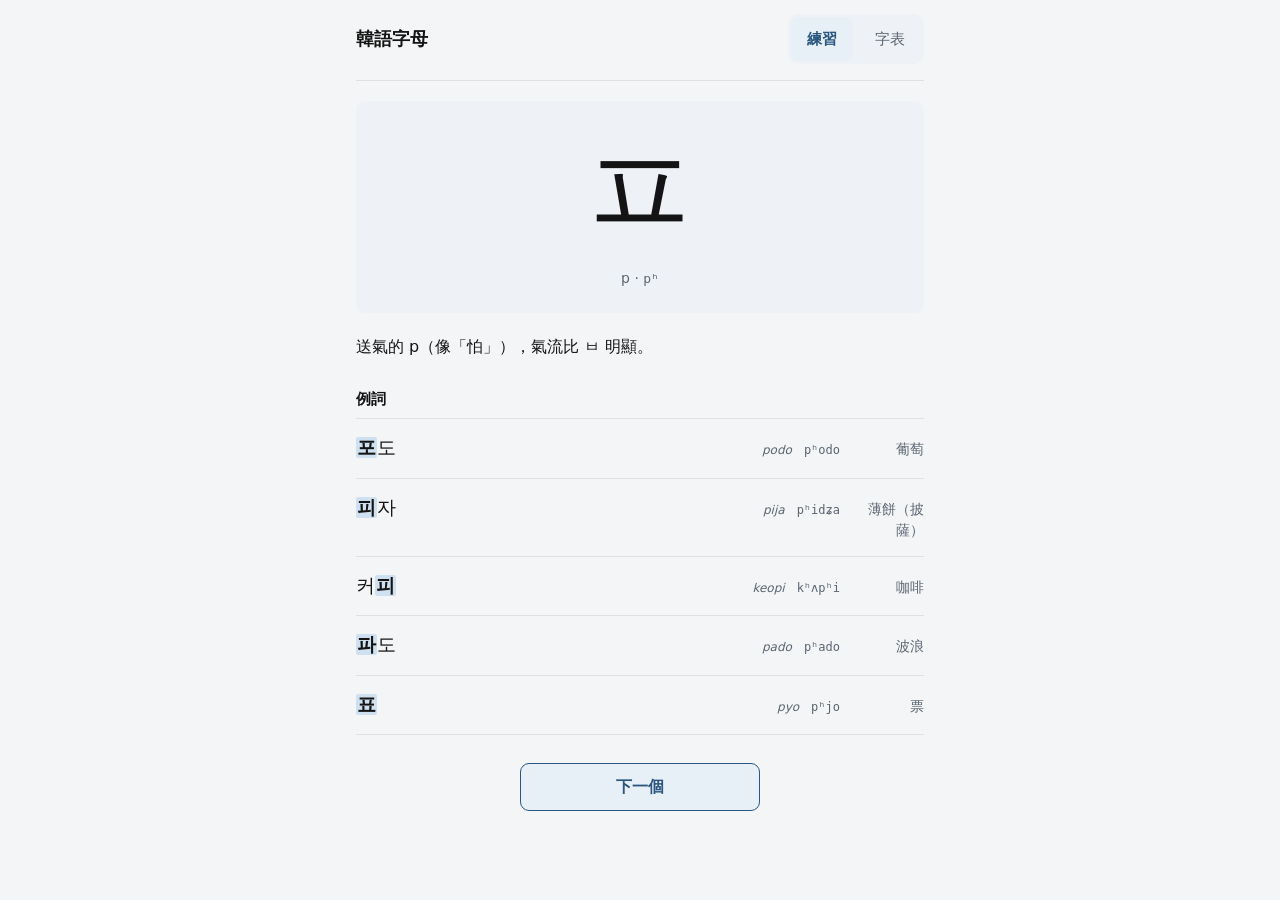
<file: index.html>
<!DOCTYPE html>
<html lang="zh-Hant">
  <head>
    <meta charset="utf-8" />
    <meta name="viewport" content="width=device-width, initial-scale=1" />
    <title>韓語字母 · 練習</title>
    <link rel="stylesheet" href="assets/css/styles.css" />
  </head>
  <body>
    <div class="site-wrap">
      <header class="site-header">
        <h1 class="site-title">韓語字母</h1>
        <nav class="site-nav" aria-label="主要導覽">
          <a class="nav-link is-current" href="./" aria-current="page">練習</a>
          <a class="nav-link" href="table/">字表</a>
        </nav>
      </header>

      <main aria-live="polite">
        <div class="letter-well">
          <p class="char-main" id="char-main" lang="ko">ㄱ</p>
          <p class="char-meta" id="char-meta" hidden></p>
        </div>
        <p class="summary-zh" id="summary-zh"></p>
        <section class="vocab-block">
          <h2 class="vocab-heading">例詞</h2>
          <ul class="vocab-list" id="vocab-list"></ul>
        </section>
        <div class="btn-row">
          <button type="button" class="btn-next" id="btn-next">下一個</button>
        </div>
      </main>
    </div>
    <script type="module" src="assets/js/practice.js"></script>
  </body>
</html>
</file>
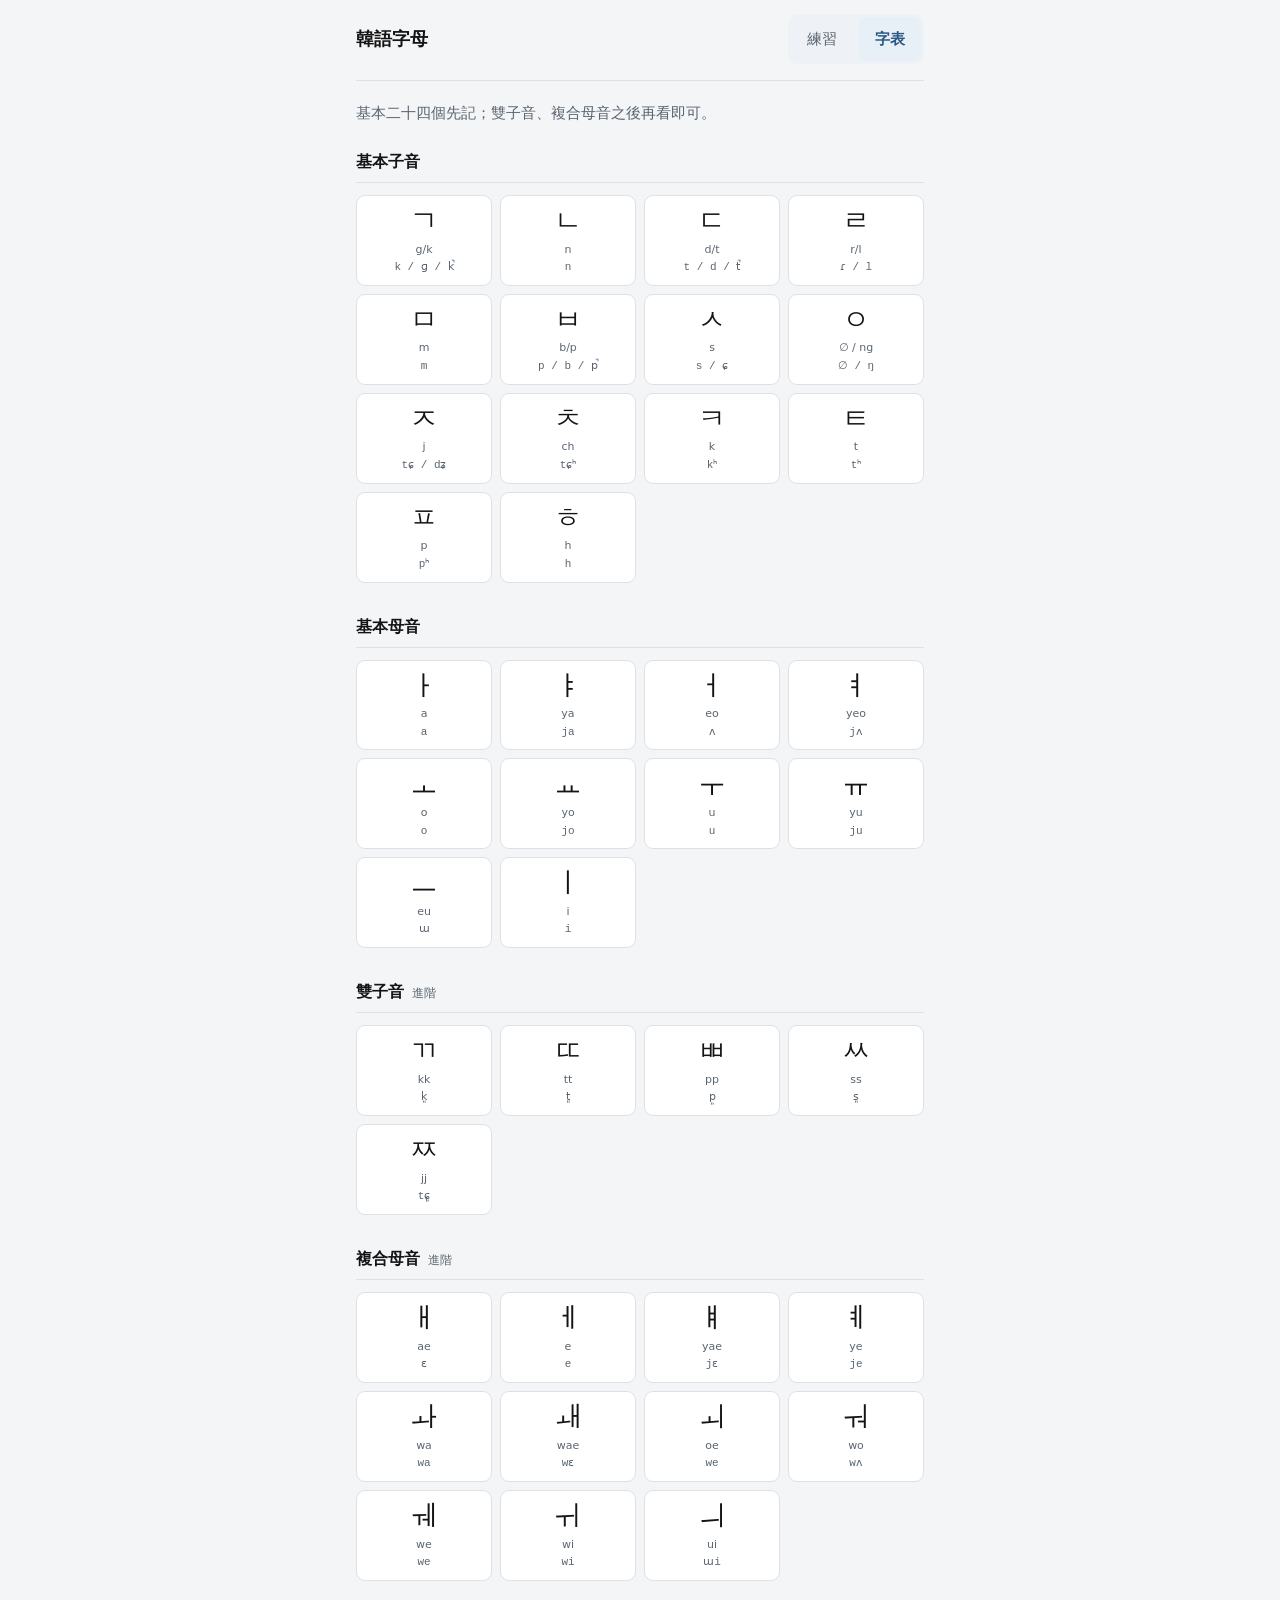
<file: table/index.html>
<!DOCTYPE html>
<html lang="zh-Hant">
  <head>
    <meta charset="utf-8" />
    <meta name="viewport" content="width=device-width, initial-scale=1" />
    <title>韓語字母 · 字表</title>
    <link rel="stylesheet" href="../assets/css/styles.css" />
  </head>
  <body>
    <div class="site-wrap">
      <header class="site-header">
        <h1 class="site-title">韓語字母</h1>
        <nav class="site-nav" aria-label="主要導覽">
          <a class="nav-link" href="../">練習</a>
          <a class="nav-link is-current" href="../table/" aria-current="page"
            >字表</a
          >
        </nav>
      </header>

      <main>
        <p class="table-intro">
          基本二十四個先記；雙子音、複合母音之後再看即可。
        </p>
        <div id="table-sections"></div>
      </main>
    </div>
    <script type="module" src="../assets/js/table.js"></script>
  </body>
</html>
</file>
<file: assets/css/styles.css>
/* Direction D+ · 清墨教材 */
:root {
  --page: #f4f5f7;
  --well: #eef1f5;
  --surface: #ffffff;
  --ink: #141414;
  --secondary: #5a6570;
  --line: #dde1e6;
  --accent: #2a5680;
  --accent-soft: #e8f0f7;
  --highlight-bg: #cfe0f0;
  --font-ui: "PingFang TC", "Noto Sans TC", "Microsoft JhengHei", system-ui,
    sans-serif;
  --font-kr: "Apple SD Gothic Neo", "Noto Sans KR", "Malgun Gothic", sans-serif;
  --font-mono: "SF Mono", "Menlo", "Consolas", ui-monospace, monospace;
  --max-width: 600px;
}

*,
*::before,
*::after {
  box-sizing: border-box;
}

html {
  -webkit-text-size-adjust: 100%;
}

body {
  margin: 0;
  min-height: 100vh;
  background: var(--page);
  color: var(--ink);
  font-family: var(--font-ui);
  font-size: 16px;
  line-height: 1.5;
}

.site-wrap {
  max-width: var(--max-width);
  margin: 0 auto;
  padding: 0 16px 40px;
}

.site-header {
  display: flex;
  align-items: center;
  justify-content: space-between;
  gap: 12px;
  padding: 14px 0 16px;
  border-bottom: 1px solid var(--line);
  margin-bottom: 20px;
}

.site-title {
  margin: 0;
  font-size: 18px;
  font-weight: 600;
  line-height: 1.3;
}

.site-nav {
  display: flex;
  gap: 6px;
  flex-shrink: 0;
  padding: 3px;
  background: var(--well);
  border-radius: 10px;
}

.nav-link {
  display: inline-flex;
  align-items: center;
  justify-content: center;
  min-height: 44px;
  min-width: 44px;
  padding: 8px 16px;
  font-size: 15px;
  color: var(--secondary);
  text-decoration: none;
  border-radius: 8px;
}

.nav-link:hover {
  color: var(--ink);
}

.nav-link.is-current {
  color: var(--accent);
  font-weight: 600;
  background: var(--accent-soft);
}

/* Practice */
.letter-well {
  background: var(--well);
  border-radius: 9px;
  padding: 28px 16px 24px;
  text-align: center;
  margin-bottom: 20px;
}

.char-main {
  font-family: var(--font-kr);
  font-size: clamp(96px, 26vw, 128px);
  line-height: 1;
  font-weight: 500;
  margin: 0;
  word-break: keep-all;
  color: var(--ink);
}

.char-meta {
  font-size: 14px;
  color: var(--secondary);
  margin: 12px 0 0;
  line-height: 1.4;
}

.char-meta .char-ipa {
  font-family: var(--font-mono);
  font-size: 13px;
}

.summary-zh {
  font-size: 16px;
  line-height: 1.7;
  margin: 0 0 28px;
  max-width: 34rem;
}

.vocab-block {
  margin-bottom: 8px;
}

.vocab-heading {
  font-size: 15px;
  font-weight: 600;
  margin: 0 0 8px;
  color: var(--ink);
}

.vocab-list {
  list-style: none;
  margin: 0;
  padding: 0;
  border-top: 1px solid var(--line);
}

.vocab-row {
  display: grid;
  grid-template-columns: minmax(0, 1fr) auto auto minmax(0, 4.5rem);
  align-items: baseline;
  gap: 8px 12px;
  padding: 15px 0;
  border-bottom: 1px solid var(--line);
}

.vocab-pron-fallback {
  display: none;
}

@media (max-width: 360px) {
  .vocab-row {
    grid-template-columns: 1fr auto;
    grid-template-areas:
      "word meaning"
      "fallback fallback";
  }

  .vocab-word {
    grid-area: word;
  }

  .vocab-meaning {
    grid-area: meaning;
  }

  .vocab-roman-col,
  .vocab-ipa-col {
    display: none;
  }

  .vocab-pron-fallback {
    display: block;
    grid-area: fallback;
    font-size: 12px;
    color: var(--secondary);
    line-height: 1.45;
  }
}

.vocab-word {
  font-family: var(--font-kr);
  font-size: 19px;
  min-width: 0;
  word-break: keep-all;
}

.vocab-roman {
  font-family: var(--font-ui);
  font-size: 12px;
  font-style: italic;
  color: var(--secondary);
  white-space: nowrap;
}

.vocab-ipa {
  font-family: var(--font-mono);
  font-size: 12px;
  color: var(--secondary);
  white-space: nowrap;
}

@media (max-width: 360px) {
  .vocab-pron-fallback .vocab-ipa {
    white-space: normal;
  }
}

.vocab-meaning {
  font-size: 14px;
  color: var(--secondary);
  text-align: right;
  min-width: 0;
}

.vocab-word .hl {
  font-weight: 700;
  background: var(--highlight-bg);
  border-radius: 2px;
  padding: 0 1px;
}

.btn-row {
  display: flex;
  justify-content: center;
  margin-top: 28px;
}

.btn-next {
  display: inline-flex;
  align-items: center;
  justify-content: center;
  min-height: 48px;
  min-width: 160px;
  max-width: 240px;
  width: 100%;
  padding: 12px 28px;
  font-family: var(--font-ui);
  font-size: 16px;
  font-weight: 600;
  color: var(--accent);
  background: var(--accent-soft);
  border: 1px solid var(--accent);
  border-radius: 9px;
  cursor: pointer;
  -webkit-tap-highlight-color: transparent;
}

.btn-next:hover {
  background: #dceaf4;
}

.btn-next:active {
  background: #d0e3ef;
}

.btn-next:focus-visible {
  outline: 2px solid var(--accent);
  outline-offset: 2px;
}

/* Table page */
.table-intro {
  font-size: 15px;
  color: var(--secondary);
  line-height: 1.65;
  margin: 0 0 24px;
}

.table-section {
  margin-bottom: 32px;
}

.table-section-title {
  font-size: 16px;
  font-weight: 600;
  margin: 0 0 12px;
  padding-bottom: 8px;
  border-bottom: 1px solid var(--line);
  display: flex;
  align-items: baseline;
  gap: 8px;
}

.section-tag {
  font-size: 12px;
  font-weight: 500;
  color: var(--secondary);
}

.letter-grid {
  display: grid;
  grid-template-columns: repeat(4, 1fr);
  gap: 8px;
}

@media (max-width: 360px) {
  .letter-grid {
    grid-template-columns: repeat(3, 1fr);
  }
}

.letter-cell {
  display: flex;
  flex-direction: column;
  align-items: center;
  justify-content: center;
  min-height: 88px;
  min-width: 44px;
  padding: 10px 6px;
  background: var(--surface);
  border: 1px solid var(--line);
  border-radius: 9px;
}

.letter-char {
  font-family: var(--font-kr);
  font-size: 28px;
  line-height: 1.1;
}

.letter-roman {
  font-size: 11px;
  color: var(--secondary);
  margin-top: 6px;
  text-align: center;
  line-height: 1.3;
}

.letter-ipa {
  font-family: var(--font-mono);
  font-size: 11px;
  color: var(--secondary);
  margin-top: 3px;
  text-align: center;
  line-height: 1.35;
  word-break: break-word;
}
</file>
